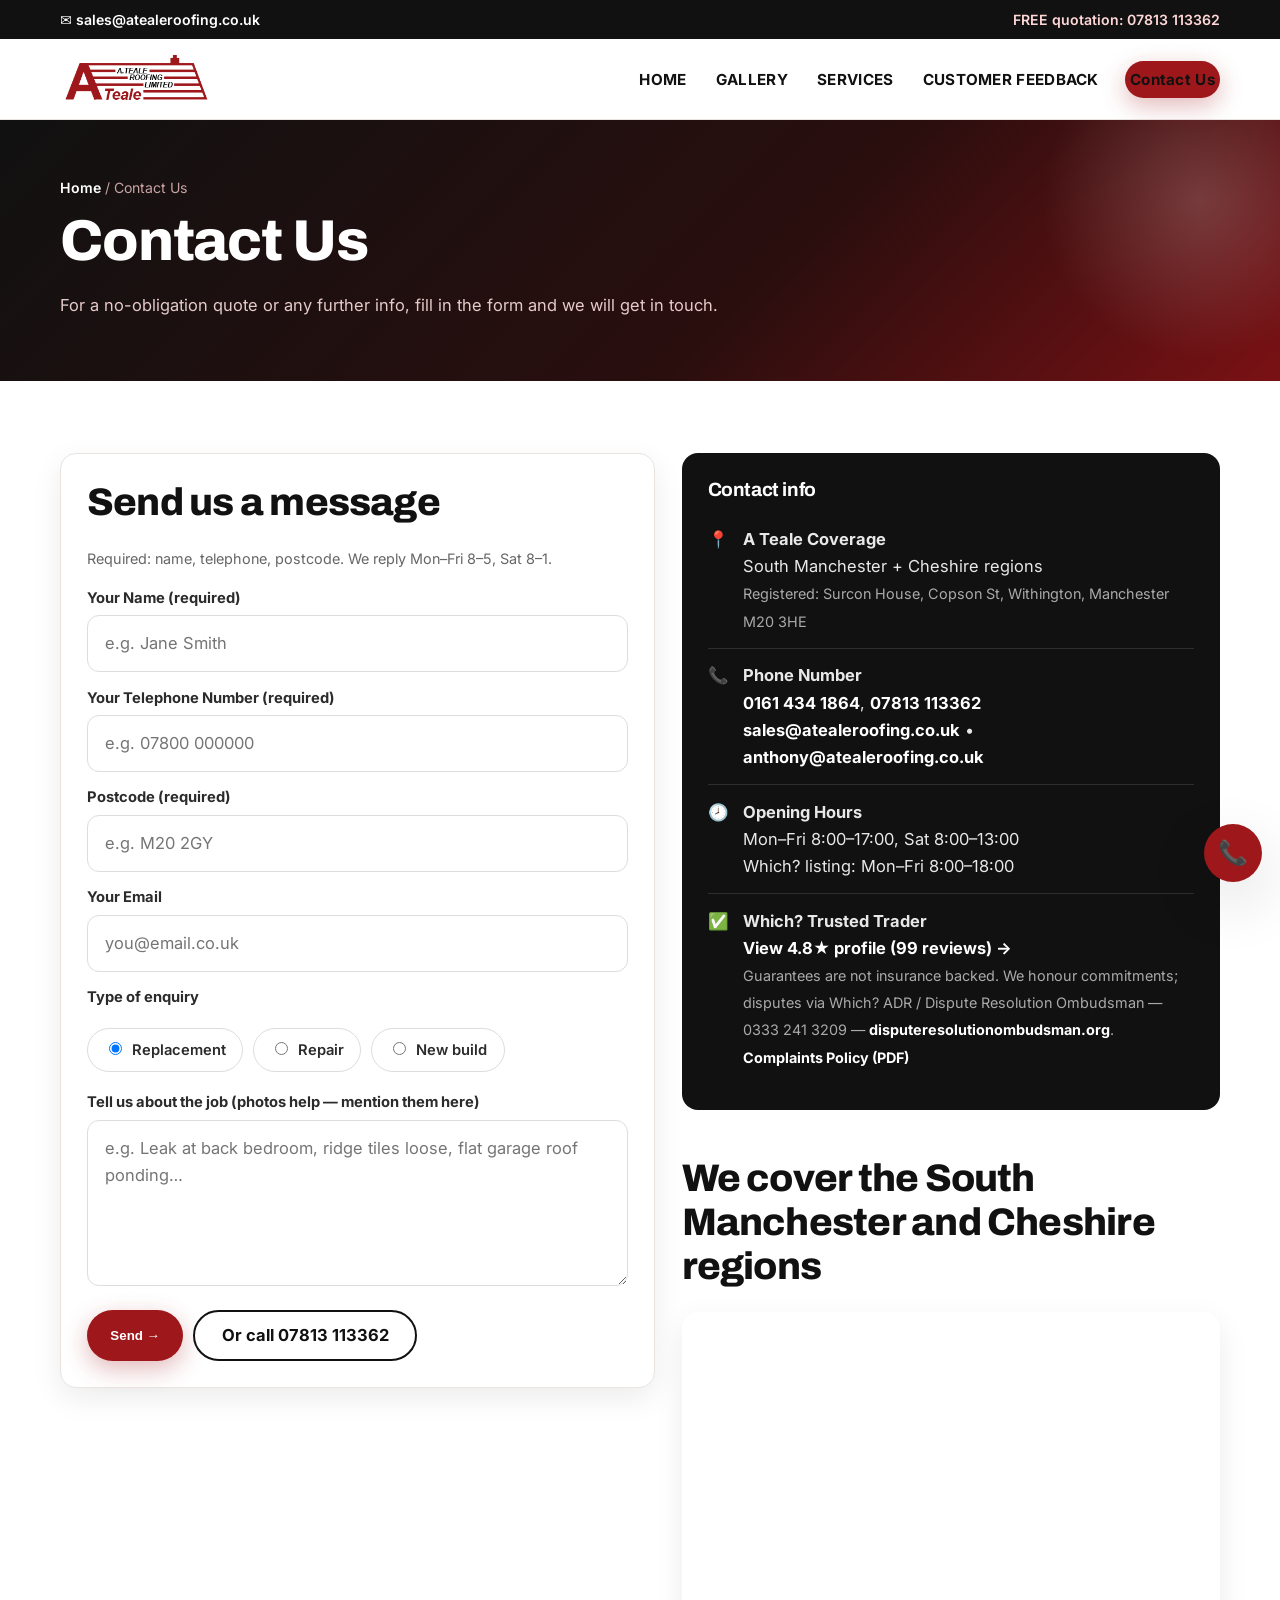
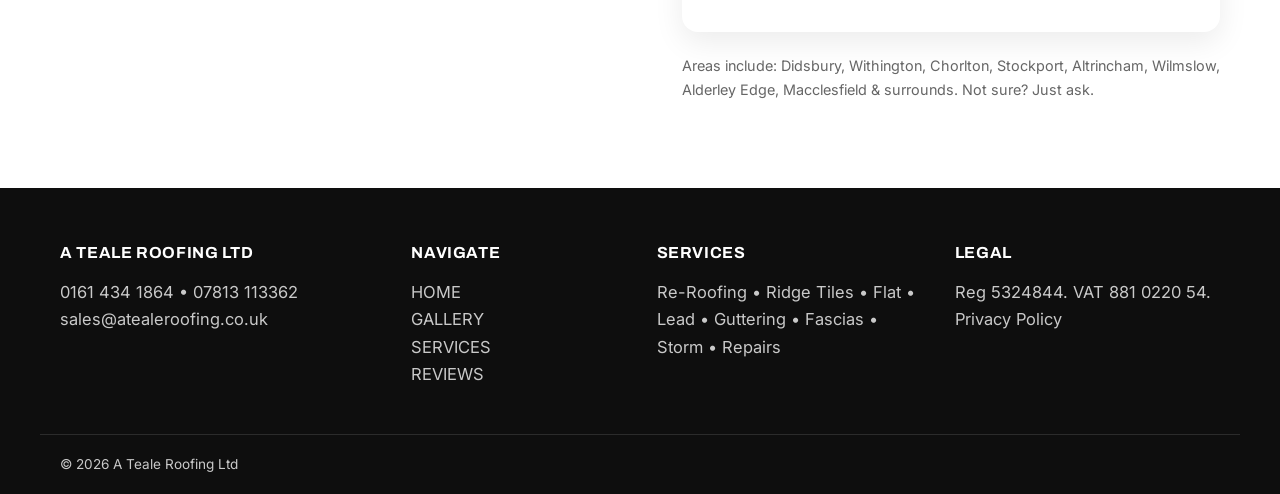
<file: contact/index.html>
<!DOCTYPE html><html lang="en-GB"><head><meta charset="UTF-8"><meta name="viewport" content="width=device-width, initial-scale=1.0">
<title>Contact Us — Free Roofing Quote South Manchester & Cheshire | A Teale Roofing</title>
<meta name="description" content="Contact A Teale Roofing for a free no-obligation quote: 0161 434 1864, 07813 113362, sales@atealeroofing.co.uk. Mon–Fri 8–5, Sat 8–1. Covering South Manchester & Cheshire.">
<link rel="icon" href="../assets/img/cropped-ATlogo1-32x32.jpg">
<link href="https://fonts.googleapis.com/css2?family=Archivo:wght@600;700;800&family=Inter:wght@400;500;600;700&display=swap" rel="stylesheet">
<link rel="stylesheet" href="../css/style.css"></head><body>
<div class="topbar"><div class="topbar-inner"><div class="topbar-left"><a href="mailto:sales@atealeroofing.co.uk">✉ sales@atealeroofing.co.uk</a></div><div class="topbar-right"><a href="tel:07813113362" style="color:#ffd7d7">FREE quotation: 07813 113362</a></div></div></div>
<header class="site-header"><div class="nav-wrap"><a class="logo" href="../"><img src="../assets/img/ATlogo.png" alt="A Teale Roofing"></a>
<nav class="main-nav"><a href="../">HOME</a><a href="../work-examples/">GALLERY</a><a href="../services/">SERVICES</a><a href="../customer-feedback/">CUSTOMER FEEDBACK</a><a class="btn btn-primary btn-sm" href="./">Contact Us</a></nav><button id="burger" class="burger">☰</button></div><div id="mmenu" class="mobile-menu"><a href="../">HOME</a><a href="../work-examples/">GALLERY</a><a href="../services/">SERVICES</a><a href="../customer-feedback/">REVIEWS</a><a href="./">CONTACT</a></div></header>
<section class="page-hero"><div class="container"><div class="crumbs"><a href="../">Home</a> / Contact Us</div><h1>Contact Us</h1><p>For a no-obligation quote or any further info, fill in the form and we will get in touch.</p></div></section>
<section class="section"><div class="container contact-grid">
<div class="form-card"><h2>Send us a message</h2><p class="small">Required: name, telephone, postcode. We reply Mon–Fri 8–5, Sat 8–1.</p>
<form id="quoteForm" novalidate>
<label for="fName">Your Name (required)</label><input id="fName" name="name" required autocomplete="name" placeholder="e.g. Jane Smith">
<label for="fPhone">Your Telephone Number (required)</label><input id="fPhone" name="phone" required autocomplete="tel" placeholder="e.g. 07800 000000">
<label for="fPost">Postcode (required)</label><input id="fPost" name="postcode" required autocomplete="postal-code" placeholder="e.g. M20 2GY">
<label for="fEmail">Your Email</label><input id="fEmail" name="email" type="email" autocomplete="email" placeholder="you@email.co.uk">
<label>Type of enquiry</label><div class="radio-row"><label class="radio-pill"><input type="radio" name="type" value="Replacement" checked> Replacement</label><label class="radio-pill"><input type="radio" name="type" value="Repair"> Repair</label><label class="radio-pill"><input type="radio" name="type" value="New build"> New build</label></div>
<label for="fDetails">Tell us about the job (photos help — mention them here)</label><textarea id="fDetails" name="details" rows="5" placeholder="e.g. Leak at back bedroom, ridge tiles loose, flat garage roof ponding…"></textarea>
<p id="formMsg" class="small" role="status"></p>
<div style="display:flex;gap:.6em;margin-top:1em"><button class="btn btn-primary" type="submit">Send →</button><a class="btn btn-outline" href="tel:07813113362">Or call 07813 113362</a></div>
</form></div>
<div>
<div class="info-card"><h3>Contact info</h3>
<div class="info-row"><span>📍</span><div><b>A Teale Coverage</b><br>South Manchester + Cheshire regions<br><span class="small" style="color:#aaa">Registered: Surcon House, Copson St, Withington, Manchester M20 3HE</span></div></div>
<div class="info-row"><span>📞</span><div><b>Phone Number</b><br><a href="tel:01614341864">0161 434 1864</a>, <a href="tel:07813113362">07813 113362</a><br><a href="mailto:sales@atealeroofing.co.uk">sales@atealeroofing.co.uk</a> • <a href="mailto:anthony@atealeroofing.co.uk">anthony@atealeroofing.co.uk</a></div></div>
<div class="info-row"><span>🕗</span><div><b>Opening Hours</b><br>Mon–Fri 8:00–17:00, Sat 8:00–13:00<br>Which? listing: Mon–Fri 8:00–18:00</div></div>
<div class="info-row"><span>✅</span><div><b>Which? Trusted Trader</b><br><a href="https://trustedtraders.which.co.uk/businesses/a-teale-roofing-limited/" target="_blank" rel="noopener">View 4.8★ profile (99 reviews) →</a><br><span class="small" style="color:#aaa">Guarantees are not insurance backed. We honour commitments; disputes via Which? ADR / Dispute Resolution Ombudsman — 0333 241 3209 — <a href="https://www.disputeresolutionombudsman.org/membership/whichtrustedtraders" target="_blank" rel="noopener">disputeresolutionombudsman.org</a>. <a href="../assets/Complaints-Policy.pdf" target="_blank" rel="noopener">Complaints Policy (PDF)</a></span></div></div>
</div>
<h2 class="mt">We cover the South Manchester and Cheshire regions</h2>
<iframe class="map-frame" title="Service area map — South Manchester and Cheshire" src="https://www.google.com/maps?q=Didsbury,Manchester+M20+Withington+Cheshire&output=embed" loading="lazy"></iframe>
<p class="small">Areas include: Didsbury, Withington, Chorlton, Stockport, Altrincham, Wilmslow, Alderley Edge, Macclesfield & surrounds. Not sure? Just ask.</p>
</div>
</div></section>
<footer style="background:#0e0e0e;color:#c9c9c9"><div class="footer-grid"><div><h4 style="color:#fff">A Teale Roofing Ltd</h4><p><a href="tel:01614341864">0161 434 1864</a> • <a href="tel:07813113362">07813 113362</a><br><a href="mailto:sales@atealeroofing.co.uk">sales@atealeroofing.co.uk</a></p></div><div><h4 style="color:#fff">Navigate</h4><p><a href="../">HOME</a><br><a href="../work-examples/">GALLERY</a><br><a href="../services/">SERVICES</a><br><a href="../customer-feedback/">REVIEWS</a></p></div><div><h4 style="color:#fff">Services</h4><p>Re-Roofing • Ridge Tiles • Flat • Lead • Guttering • Fascias • Storm • Repairs</p></div><div><h4 style="color:#fff">Legal</h4><p>Reg 5324844. VAT 881 0220 54.<br><a href="../privacy-policy/">Privacy Policy</a></p></div></div><div class="footer-bottom"><span>© <span id="year">2026</span> A Teale Roofing Ltd</span></div></footer>
<div class="fab-call"><a class="call" href="tel:07813113362">📞</a></div>
<script src="../js/main.js"></script></body></html>
</file>
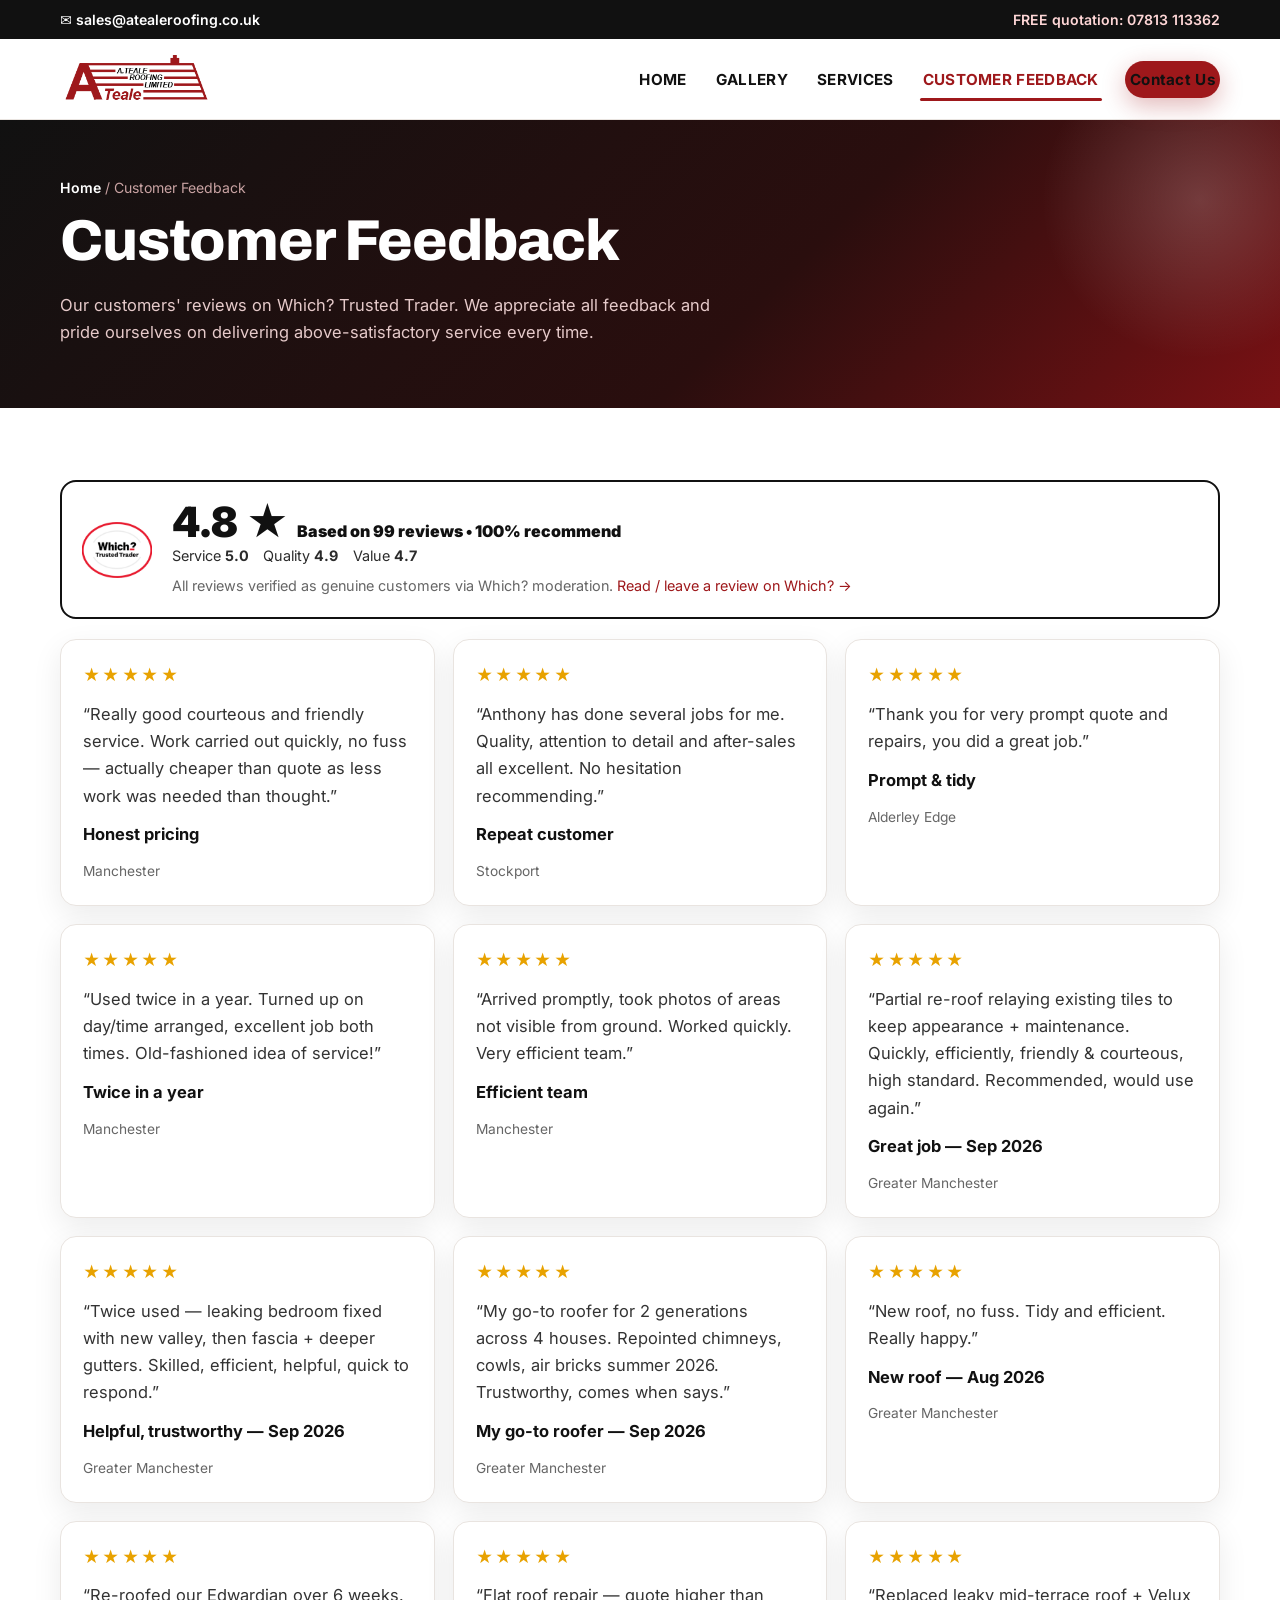
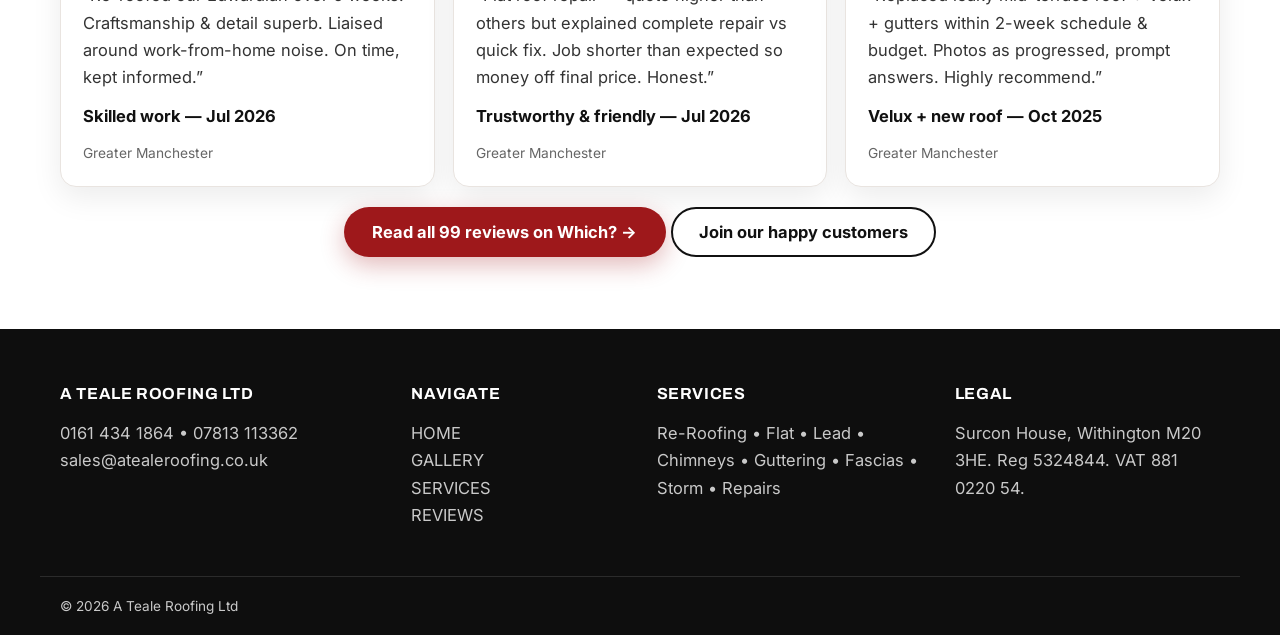
<file: customer-feedback/index.html>
<!DOCTYPE html><html lang="en-GB"><head><meta charset="UTF-8"><meta name="viewport" content="width=device-width, initial-scale=1.0">
<title>Customer Feedback — 4.8★ from 99 Which? Reviews | A Teale Roofing</title>
<meta name="description" content="Verified Which? Trusted Trader reviews for A Teale Roofing: 4.8/5 from 99 reviews, 100% recommend. Read real customer feedback from Manchester & Cheshire.">
<link rel="icon" href="../assets/img/cropped-ATlogo1-32x32.jpg">
<link href="https://fonts.googleapis.com/css2?family=Archivo:wght@600;700;800&family=Inter:wght@400;500;600;700&display=swap" rel="stylesheet">
<link rel="stylesheet" href="../css/style.css"></head><body>
<div class="topbar"><div class="topbar-inner"><div class="topbar-left"><a href="mailto:sales@atealeroofing.co.uk">✉ sales@atealeroofing.co.uk</a></div><div class="topbar-right"><a href="tel:07813113362" style="color:#ffd7d7">FREE quotation: 07813 113362</a></div></div></div>
<header class="site-header"><div class="nav-wrap"><a class="logo" href="../"><img src="../assets/img/ATlogo.png" alt="A Teale Roofing"></a>
<nav class="main-nav"><a href="../">HOME</a><a href="../work-examples/">GALLERY</a><a href="../services/">SERVICES</a><a href="./" class="active">CUSTOMER FEEDBACK</a><a class="btn btn-primary btn-sm" href="../contact/">Contact Us</a></nav><button id="burger" class="burger">☰</button></div><div id="mmenu" class="mobile-menu"><a href="../">HOME</a><a href="../work-examples/">GALLERY</a><a href="../services/">SERVICES</a><a href="./">REVIEWS</a><a href="../contact/">CONTACT</a></div></header>
<section class="page-hero"><div class="container"><div class="crumbs"><a href="../">Home</a> / Customer Feedback</div><h1>Customer Feedback</h1><p>Our customers' reviews on Which? Trusted Trader. We appreciate all feedback and pride ourselves on delivering above-satisfactory service every time.</p></div></section>
<section class="section"><div class="container">
<div class="which-banner"><img src="../assets/img/which-badge.png" alt="Which? Trusted Trader"><div><div class="score-big">4.8 ★ <small style="font-size:1rem">Based on 99 reviews • 100% recommend</small></div><div class="score-bars"><span>Service <b>5.0</b></span><span>Quality <b>4.9</b></span><span>Value <b>4.7</b></span></div><p class="small" style="margin:.4em 0 0">All reviews verified as genuine customers via Which? moderation. <a href="https://trustedtraders.which.co.uk/businesses/a-teale-roofing-limited/" target="_blank" rel="noopener">Read / leave a review on Which? →</a></p></div></div>
<div class="review-grid mt">
<div class="review"><div class="stars">★★★★★</div><p>“Really good courteous and friendly service. Work carried out quickly, no fuss — actually cheaper than quote as less work was needed than thought.”</p><strong>Honest pricing</strong><small>Manchester</small></div>
<div class="review"><div class="stars">★★★★★</div><p>“Anthony has done several jobs for me. Quality, attention to detail and after-sales all excellent. No hesitation recommending.”</p><strong>Repeat customer</strong><small>Stockport</small></div>
<div class="review"><div class="stars">★★★★★</div><p>“Thank you for very prompt quote and repairs, you did a great job.”</p><strong>Prompt & tidy</strong><small>Alderley Edge</small></div>
<div class="review"><div class="stars">★★★★★</div><p>“Used twice in a year. Turned up on day/time arranged, excellent job both times. Old-fashioned idea of service!”</p><strong>Twice in a year</strong><small>Manchester</small></div>
<div class="review"><div class="stars">★★★★★</div><p>“Arrived promptly, took photos of areas not visible from ground. Worked quickly. Very efficient team.”</p><strong>Efficient team</strong><small>Manchester</small></div>
<div class="review"><div class="stars">★★★★★</div><p>“Partial re-roof relaying existing tiles to keep appearance + maintenance. Quickly, efficiently, friendly & courteous, high standard. Recommended, would use again.”</p><strong>Great job — Sep 2026</strong><small>Greater Manchester</small></div>
<div class="review"><div class="stars">★★★★★</div><p>“Twice used — leaking bedroom fixed with new valley, then fascia + deeper gutters. Skilled, efficient, helpful, quick to respond.”</p><strong>Helpful, trustworthy — Sep 2026</strong><small>Greater Manchester</small></div>
<div class="review"><div class="stars">★★★★★</div><p>“My go-to roofer for 2 generations across 4 houses. Repointed chimneys, cowls, air bricks summer 2026. Trustworthy, comes when says.”</p><strong>My go-to roofer — Sep 2026</strong><small>Greater Manchester</small></div>
<div class="review"><div class="stars">★★★★★</div><p>“New roof, no fuss. Tidy and efficient. Really happy.”</p><strong>New roof — Aug 2026</strong><small>Greater Manchester</small></div>
<div class="review"><div class="stars">★★★★★</div><p>“Re-roofed our Edwardian over 6 weeks. Craftsmanship & detail superb. Liaised around work-from-home noise. On time, kept informed.”</p><strong>Skilled work — Jul 2026</strong><small>Greater Manchester</small></div>
<div class="review"><div class="stars">★★★★★</div><p>“Flat roof repair — quote higher than others but explained complete repair vs quick fix. Job shorter than expected so money off final price. Honest.”</p><strong>Trustworthy & friendly — Jul 2026</strong><small>Greater Manchester</small></div>
<div class="review"><div class="stars">★★★★★</div><p>“Replaced leaky mid-terrace roof + Velux + gutters within 2-week schedule & budget. Photos as progressed, prompt answers. Highly recommend.”</p><strong>Velux + new roof — Oct 2025</strong><small>Greater Manchester</small></div>
</div>
<div class="center mt"><a class="btn btn-primary" href="https://trustedtraders.which.co.uk/businesses/a-teale-roofing-limited/" target="_blank" rel="noopener">Read all 99 reviews on Which? →</a> <a class="btn btn-outline" href="../contact/">Join our happy customers</a></div>
</div></section>
<footer style="background:#0e0e0e;color:#c9c9c9"><div class="footer-grid"><div><h4 style="color:#fff">A Teale Roofing Ltd</h4><p><a href="tel:01614341864">0161 434 1864</a> • <a href="tel:07813113362">07813 113362</a><br><a href="mailto:sales@atealeroofing.co.uk">sales@atealeroofing.co.uk</a></p></div><div><h4 style="color:#fff">Navigate</h4><p><a href="../">HOME</a><br><a href="../work-examples/">GALLERY</a><br><a href="../services/">SERVICES</a><br><a href="./">REVIEWS</a></p></div><div><h4 style="color:#fff">Services</h4><p>Re-Roofing • Flat • Lead • Chimneys • Guttering • Fascias • Storm • Repairs</p></div><div><h4 style="color:#fff">Legal</h4><p>Surcon House, Withington M20 3HE. Reg 5324844. VAT 881 0220 54.</p></div></div><div class="footer-bottom"><span>© <span id="year">2026</span> A Teale Roofing Ltd</span></div></footer>
<script src="../js/main.js"></script></body></html>
</file>
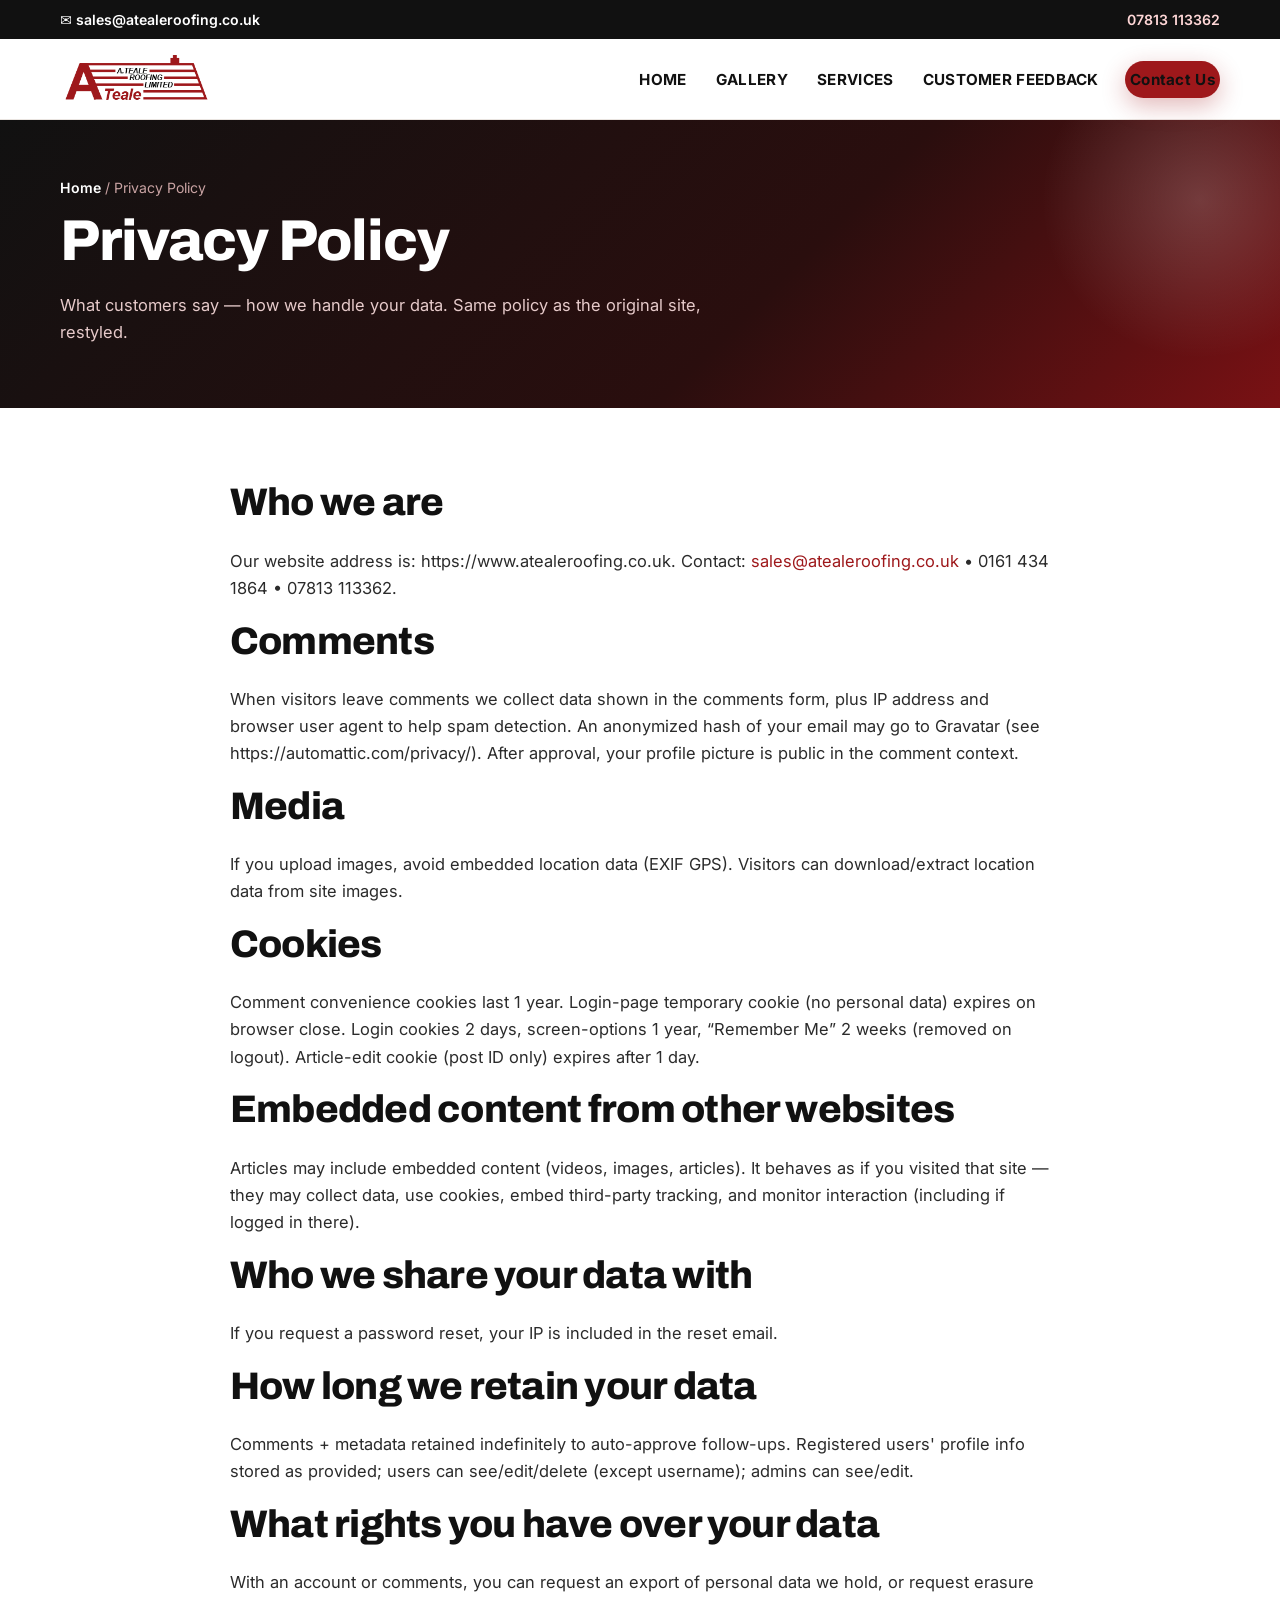
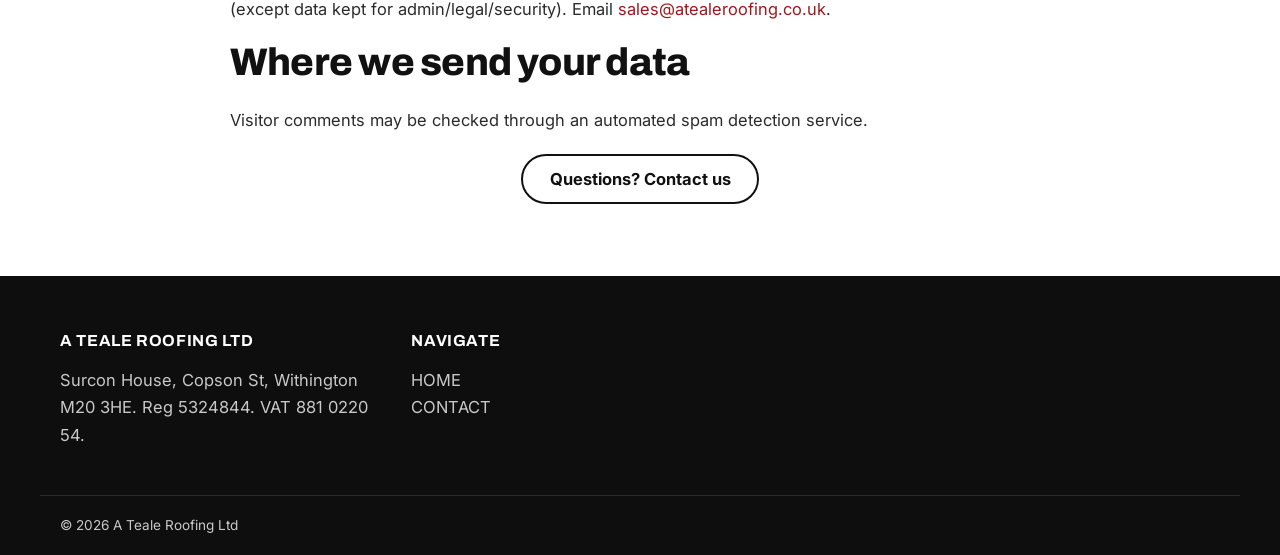
<file: privacy-policy/index.html>
<!DOCTYPE html><html lang="en-GB"><head><meta charset="UTF-8"><meta name="viewport" content="width=device-width, initial-scale=1.0">
<title>Privacy Policy | A Teale Roofing Ltd</title>
<meta name="description" content="Privacy policy for atealeroofing.co.uk — comments, media, cookies, embedded content, data retention and your rights.">
<link rel="icon" href="../assets/img/cropped-ATlogo1-32x32.jpg">
<link href="https://fonts.googleapis.com/css2?family=Archivo:wght@600;700;800&family=Inter:wght@400;500;600;700&display=swap" rel="stylesheet">
<link rel="stylesheet" href="../css/style.css"></head><body>
<div class="topbar"><div class="topbar-inner"><div class="topbar-left"><a href="mailto:sales@atealeroofing.co.uk">✉ sales@atealeroofing.co.uk</a></div><div class="topbar-right"><a href="tel:07813113362" style="color:#ffd7d7">07813 113362</a></div></div></div>
<header class="site-header"><div class="nav-wrap"><a class="logo" href="../"><img src="../assets/img/ATlogo.png" alt="A Teale Roofing"></a>
<nav class="main-nav"><a href="../">HOME</a><a href="../work-examples/">GALLERY</a><a href="../services/">SERVICES</a><a href="../customer-feedback/">CUSTOMER FEEDBACK</a><a class="btn btn-primary btn-sm" href="../contact/">Contact Us</a></nav><button id="burger" class="burger">☰</button></div><div id="mmenu" class="mobile-menu"><a href="../">HOME</a><a href="../contact/">CONTACT</a></div></header>
<section class="page-hero"><div class="container"><div class="crumbs"><a href="../">Home</a> / Privacy Policy</div><h1>Privacy Policy</h1><p>What customers say — how we handle your data. Same policy as the original site, restyled.</p></div></section>
<section class="section"><div class="container" style="max-width:860px">
<h2>Who we are</h2><p>Our website address is: https://www.atealeroofing.co.uk. Contact: <a href="mailto:sales@atealeroofing.co.uk">sales@atealeroofing.co.uk</a> • 0161 434 1864 • 07813 113362.</p>
<h2>Comments</h2><p>When visitors leave comments we collect data shown in the comments form, plus IP address and browser user agent to help spam detection. An anonymized hash of your email may go to Gravatar (see https://automattic.com/privacy/). After approval, your profile picture is public in the comment context.</p>
<h2>Media</h2><p>If you upload images, avoid embedded location data (EXIF GPS). Visitors can download/extract location data from site images.</p>
<h2>Cookies</h2><p>Comment convenience cookies last 1 year. Login-page temporary cookie (no personal data) expires on browser close. Login cookies 2 days, screen-options 1 year, “Remember Me” 2 weeks (removed on logout). Article-edit cookie (post ID only) expires after 1 day.</p>
<h2>Embedded content from other websites</h2><p>Articles may include embedded content (videos, images, articles). It behaves as if you visited that site — they may collect data, use cookies, embed third-party tracking, and monitor interaction (including if logged in there).</p>
<h2>Who we share your data with</h2><p>If you request a password reset, your IP is included in the reset email.</p>
<h2>How long we retain your data</h2><p>Comments + metadata retained indefinitely to auto-approve follow-ups. Registered users' profile info stored as provided; users can see/edit/delete (except username); admins can see/edit.</p>
<h2>What rights you have over your data</h2><p>With an account or comments, you can request an export of personal data we hold, or request erasure (except data kept for admin/legal/security). Email <a href="mailto:sales@atealeroofing.co.uk">sales@atealeroofing.co.uk</a>.</p>
<h2>Where we send your data</h2><p>Visitor comments may be checked through an automated spam detection service.</p>
<div class="center mt"><a class="btn btn-outline" href="../contact/">Questions? Contact us</a></div>
</div></section>
<footer style="background:#0e0e0e;color:#c9c9c9"><div class="footer-grid"><div><h4 style="color:#fff">A Teale Roofing Ltd</h4><p>Surcon House, Copson St, Withington M20 3HE. Reg 5324844. VAT 881 0220 54.</p></div><div><h4 style="color:#fff">Navigate</h4><p><a href="../">HOME</a><br><a href="../contact/">CONTACT</a></p></div></div><div class="footer-bottom"><span>© <span id="year">2026</span> A Teale Roofing Ltd</span></div></footer>
<script src="../js/main.js"></script></body></html>
</file>
<file: css/style.css>
/* A Teale Roofing — Modern Theme v2.0 | Static, mobile-first */
:root{
  --primary:#9e181b; --primary-dark:#7a1114; --primary-light:#c1272d;
  --secondary:#111111; --dark:#1a1a1a; --ink:#2b2b2b; --muted:#666;
  --bg:#ffffff; --bg-soft:#f7f5f3; --bg-dark:#111; --line:#e9e4e0;
  --gold:#c9a227; --green:#1a7a4c;
  --radius:16px; --radius-sm:10px;
  --shadow:0 10px 30px rgba(0,0,0,.08);
  --shadow-lg:0 20px 60px rgba(0,0,0,.14);
  --font-body:'Inter',system-ui,-apple-system,Segoe UI,Roboto,Arial,sans-serif;
  --font-head:'Archivo', 'Inter',system-ui,sans-serif;
  --max:1200px;
}
*{box-sizing:border-box}
html{scroll-behavior:smooth}
body{margin:0;font-family:var(--font-body);color:var(--ink);background:var(--bg);line-height:1.65;font-size:16.5px;-webkit-font-smoothing:antialiased}
img{max-width:100%;display:block;height:auto}
a{color:var(--primary);text-decoration:none}
a:hover{color:var(--primary-dark)}
h1,h2,h3,h4{font-family:var(--font-head);line-height:1.15;color:var(--secondary);margin:0 0 .6em;letter-spacing:-.02em}
h1{font-size:clamp(2.1rem,5vw,3.6rem);font-weight:800}
h2{font-size:clamp(1.6rem,3.4vw,2.4rem);font-weight:800}
h3{font-size:1.2rem;font-weight:700}
.eyebrow{display:inline-flex;align-items:center;gap:.6em;text-transform:uppercase;letter-spacing:.14em;font-size:.78rem;font-weight:800;color:var(--primary);margin-bottom:.8em}
.eyebrow::before{content:"";width:28px;height:3px;background:var(--primary);border-radius:99px;display:inline-block}
.container{max-width:var(--max);margin:0 auto;padding:0 20px}
.section{padding:72px 0}
.section-soft{background:var(--bg-soft)}
.section-dark{background:#131313;color:#e8e8e8}
.section-dark h2,.section-dark h3{color:#fff}
.btn{display:inline-flex;align-items:center;gap:.6em;padding:.9em 1.6em;border-radius:999px;font-weight:700;border:2px solid transparent;cursor:pointer;transition:.2s;line-height:1}
.btn-primary{background:var(--primary);color:#fff;box-shadow:0 8px 24px rgba(158,24,27,.3)}
.btn-primary:hover{background:var(--primary-dark);color:#fff;transform:translateY(-1px)}
.btn-outline{border-color:var(--secondary);color:var(--secondary);background:#fff}
.btn-outline:hover{background:var(--secondary);color:#fff}
.btn-white{background:#fff;color:var(--secondary)}
.btn-light{border-color:#fff;color:#fff}
.btn-light:hover{background:#fff;color:var(--secondary)}
.btn-sm{padding:.65em 1.1em;font-size:.9rem}
/* Topbar */
.topbar{background:var(--secondary);color:#d8d8d8;font-size:.88rem}
.topbar-inner{display:flex;justify-content:space-between;align-items:center;gap:1em;padding:8px 20px;max-width:var(--max);margin:0 auto}
.topbar a{color:#fff;font-weight:600}
.topbar-left{display:flex;gap:1.2em;flex-wrap:wrap}
.topbar-right{display:flex;align-items:center;gap:.8em}
.which-mini{background:#fff;border-radius:8px;padding:2px 8px;display:inline-flex;align-items:center;gap:.5em;font-size:.8rem;color:#111;font-weight:800}
.which-mini img{height:22px;width:auto}
/* Header */
.site-header{position:sticky;top:0;z-index:50;background:rgba(255,255,255,.96);backdrop-filter:blur(12px);border-bottom:1px solid var(--line)}
.nav-wrap{display:flex;align-items:center;gap:1em;padding:12px 20px;max-width:var(--max);margin:0 auto}
.logo img{height:56px;width:auto}
.main-nav{margin-left:auto;display:flex;gap:1.4em;align-items:center}
.main-nav a{color:var(--secondary);font-weight:700;font-size:.95rem;letter-spacing:.02em;padding:.6em .2em;position:relative}
.main-nav a.active,.main-nav a:hover{color:var(--primary)}
.main-nav a.active::after{content:"";position:absolute;left:0;right:0;bottom:0;height:3px;background:var(--primary);border-radius:99px}
.burger{display:none;margin-left:auto;background:#111;color:#fff;border:0;border-radius:10px;width:44px;height:44px;font-size:1.3rem;cursor:pointer}
.mobile-menu{display:none;border-top:1px solid var(--line);background:#fff;padding:10px 20px 18px}
.mobile-menu a{display:block;padding:.9em .2em;font-weight:700;color:#111;border-bottom:1px solid #eee}
/* Hero */
.hero{position:relative;overflow:hidden;background:#0e0e0e;color:#fff}
.hero-bg{position:absolute;inset:0}
.hero-bg img{width:100%;height:100%;object-fit:cover;opacity:.55}
.hero-bg::after{content:"";position:absolute;inset:0;background:linear-gradient(90deg,rgba(0,0,0,.78) 0%,rgba(0,0,0,.55) 48%,rgba(158,24,27,.45) 100%)}
.hero-inner{position:relative;z-index:2;max-width:var(--max);margin:0 auto;padding:84px 20px 70px;display:grid;grid-template-columns:1.1fr .9fr;gap:2.5em;align-items:center}
.hero h1{color:#fff}
.hero h1 span{color:#ffb3b5}
.hero p.lead{font-size:1.15rem;color:#e9e9e9;max-width:560px}
.hero-badges{display:flex;gap:.7em;flex-wrap:wrap;margin:1.2em 0}
.pill{display:inline-flex;align-items:center;gap:.5em;background:rgba(255,255,255,.14);border:1px solid rgba(255,255,255,.25);backdrop-filter:blur(8px);padding:.55em .95em;border-radius:999px;font-size:.88rem;font-weight:600}
.hero-card{background:#fff;color:#111;border-radius:var(--radius);box-shadow:var(--shadow-lg);overflow:hidden}
.hero-card-top{background:var(--primary);color:#fff;padding:16px 20px;display:flex;justify-content:space-between;align-items:center}
.hero-card-body{padding:20px}
.hero-card-body ul{list-style:none;margin:0 0 1em;padding:0}
.hero-card-body li{padding:.55em 0;border-bottom:1px dashed #e5e5e5;display:flex;gap:.6em;align-items:center}
.hero-card-body li:last-child{border:0}
.tick{width:26px;height:26px;border-radius:50%;background:#e8f5ec;color:var(--green);display:inline-flex;align-items:center;justify-content:center;font-weight:900;flex-shrink:0}
.hero-cta{display:flex;gap:.8em;flex-wrap:wrap;margin-top:1.2em}
.trust-row{display:flex;gap:1.2em;flex-wrap:wrap;margin-top:1.4em;color:#f0d9d9;font-size:.92rem}
.trust-row strong{color:#fff}
/* Feature trio */
.trio{display:grid;grid-template-columns:repeat(3,1fr);gap:1.2em;margin-top:-36px;position:relative;z-index:3}
.trio-card{background:#fff;border:1px solid var(--line);border-radius:var(--radius);padding:26px;box-shadow:var(--shadow)}
.trio-card .icon{width:52px;height:52px;border-radius:14px;background:#fbe9e9;color:var(--primary);display:flex;align-items:center;justify-content:center;font-size:1.5rem;margin-bottom:.7em}
.trio-card h3{margin-bottom:.4em}
/* CTA strip */
.cta-strip{background:linear-gradient(135deg,var(--primary),var(--primary-dark));color:#fff;border-radius:var(--radius);padding:28px 30px;display:flex;justify-content:space-between;align-items:center;gap:1.2em;flex-wrap:wrap;box-shadow:var(--shadow)}
.cta-strip h2{color:#fff;margin:0}
.cta-strip p{margin:.2em 0 0;opacity:.9}
/* Split */
.split{display:grid;grid-template-columns:1fr 1fr;gap:2.5em;align-items:center}
.split img.rounded{border-radius:var(--radius);box-shadow:var(--shadow-lg)}
.check-list{list-style:none;padding:0;margin:1em 0}
.check-list li{padding:.5em 0 .5em 2em;position:relative}
.check-list li::before{content:"✓";position:absolute;left:0;top:.5em;width:24px;height:24px;background:var(--primary);color:#fff;border-radius:50%;display:flex;align-items:center;justify-content:center;font-size:.85rem;font-weight:900}
/* Services grid */
.grid-4{display:grid;grid-template-columns:repeat(4,1fr);gap:1.1em}
.grid-3{display:grid;grid-template-columns:repeat(3,1fr);gap:1.1em}
.svc{background:#fff;border:1px solid var(--line);border-radius:var(--radius);overflow:hidden;transition:.2s;display:flex;flex-direction:column}
.svc:hover{transform:translateY(-4px);box-shadow:var(--shadow-lg);border-color:#f0caca}
.svc img{height:170px;width:100%;object-fit:cover}
.svc-body{padding:18px;display:flex;flex-direction:column;gap:.5em;flex:1}
.svc-body h3{margin:0}
.svc-body p{font-size:.94rem;color:var(--muted);margin:0;flex:1}
.svc-link{font-weight:800;color:var(--primary)}
/* Portfolio */
.portfolio-grid{display:grid;grid-template-columns:repeat(3,1fr);gap:1em}
.work-card{position:relative;border-radius:var(--radius);overflow:hidden;background:#000;min-height:240px;display:block}
.work-card img{width:100%;height:260px;object-fit:cover;transition:.4s;opacity:.92}
.work-card:hover img{transform:scale(1.05);opacity:1}
.work-card span.label{position:absolute;left:12px;bottom:12px;background:rgba(0,0,0,.72);color:#fff;padding:.45em .9em;border-radius:999px;font-size:.82rem;font-weight:700;backdrop-filter:blur(6px)}
.work-card span.tag{position:absolute;left:12px;top:12px;background:var(--primary);color:#fff;padding:.3em .8em;border-radius:999px;font-size:.75rem;font-weight:800;letter-spacing:.06em;text-transform:uppercase}
/* Stats */
.stats{display:grid;grid-template-columns:repeat(4,1fr);gap:1em;text-align:center}
.stat{background:rgba(255,255,255,.06);border:1px solid rgba(255,255,255,.12);border-radius:var(--radius);padding:26px 14px}
.stat b{font-size:2.2rem;display:block;color:#fff;font-family:var(--font-head)}
.stat span{color:#cbb}
/* Reviews */
.review-grid{display:grid;grid-template-columns:repeat(3,1fr);gap:1.1em}
.review{background:#fff;border:1px solid var(--line);border-radius:var(--radius);padding:22px;box-shadow:var(--shadow);display:flex;flex-direction:column;gap:.7em}
.stars{color:#e8a200;letter-spacing:.15em;font-weight:900}
.review p{margin:0;color:#333}
.review small{color:var(--muted)}
.review strong{color:var(--secondary)}
.which-banner{background:#fff;border:2px solid #111;border-radius:var(--radius);padding:20px;display:flex;gap:1.2em;align-items:center;flex-wrap:wrap}
.which-banner img{height:56px}
.score-big{font-size:2.6rem;font-weight:900;color:#111;line-height:1}
.score-bars{display:flex;gap:1em;flex-wrap:wrap;font-size:.9rem}
/* Gallery before/after */
.ba-grid{display:grid;grid-template-columns:repeat(3,1fr);gap:1em}
.ba-card{border:1px solid var(--line);border-radius:var(--radius);overflow:hidden;background:#fff}
.ba-card img{height:210px;width:100%;object-fit:cover}
.ba-card-body{padding:14px 16px}
.ba-card-body b{display:block}
.badge{display:inline-block;font-size:.75rem;font-weight:800;letter-spacing:.06em;text-transform:uppercase;padding:.3em .8em;border-radius:999px;margin-bottom:.5em}
.badge.before{background:#111;color:#fff}
.badge.after{background:var(--green);color:#fff}
.badge.new{background:var(--primary);color:#fff}
/* Contact */
.contact-grid{display:grid;grid-template-columns:1.05fr .95fr;gap:1.6em;align-items:start}
.form-card{background:#fff;border:1px solid var(--line);border-radius:var(--radius);padding:26px;box-shadow:var(--shadow)}
label{font-weight:700;font-size:.92rem;display:block;margin:.9em 0 .35em}
input,select,textarea{width:100%;padding:.85em 1em;border:1.5px solid #ddd;border-radius:12px;font:inherit;background:#fff}
input:focus,select:focus,textarea:focus{outline:none;border-color:var(--primary);box-shadow:0 0 0 4px rgba(158,24,27,.12)}
.radio-row{display:flex;gap:.6em;flex-wrap:wrap}
.radio-pill{border:1.5px solid #ddd;border-radius:999px;padding:.6em 1.1em;cursor:pointer;font-weight:600}
.radio-pill input{width:auto;margin-right:.4em}
.info-card{background:#111;color:#e8e8e8;border-radius:var(--radius);padding:26px}
.info-card h3{color:#fff}
.info-card a{color:#fff;font-weight:700}
.info-row{display:flex;gap:.9em;padding:.8em 0;border-bottom:1px solid rgba(255,255,255,.12)}
.info-row:last-child{border:0}
.map-frame{border:0;width:100%;height:320px;border-radius:var(--radius);box-shadow:var(--shadow)}
/* Page hero */
.page-hero{background:linear-gradient(135deg,#111 0%,#2a0e0e 60%,var(--primary-dark) 100%);color:#fff;padding:56px 0 46px;position:relative;overflow:hidden}
.page-hero::after{content:"";position:absolute;right:-80px;top:-80px;width:320px;height:320px;background:radial-gradient(circle,rgba(255,255,255,.18),transparent 70%);pointer-events:none}
.page-hero h1{color:#fff;margin:.15em 0 .3em}
.page-hero p{color:#e6caca;max-width:680px}
.crumbs{font-size:.88rem;color:#c9a3a3}
.crumbs a{color:#fff;font-weight:600}
/* Footer */
footer{background:#0e0e0e;color:#c9c9c9;margin-top:0}
.footer-grid{display:grid;grid-template-columns:1.2fr .8fr 1fr 1fr;gap:2em;padding:56px 20px 30px;max-width:var(--max);margin:0 auto}
footer h4{color:#fff;margin-bottom:.9em;font-size:1rem;letter-spacing:.04em;text-transform:uppercase}
footer a{color:#c9c9c9}
footer a:hover{color:#fff}
.footer-bottom{border-top:1px solid rgba(255,255,255,.12);padding:18px 20px;max-width:var(--max);margin:0 auto;font-size:.85rem;display:flex;justify-content:space-between;gap:1em;flex-wrap:wrap}
.footer-cta{background:var(--primary);color:#fff;padding:26px 20px}
.footer-cta-inner{max-width:var(--max);margin:0 auto;display:flex;justify-content:space-between;align-items:center;gap:1em;flex-wrap:wrap}
.footer-cta h2{color:#fff;margin:0}
/* Floating */
.fab-call{position:fixed;right:18px;bottom:18px;z-index:60;display:flex;gap:.6em;align-items:center}
.fab-call a.call{background:var(--primary);color:#fff;width:58px;height:58px;border-radius:50%;display:flex;align-items:center;justify-content:center;font-size:1.5rem;box-shadow:var(--shadow-lg)}
.to-top{position:fixed;left:18px;bottom:18px;z-index:60;background:#111;color:#fff;border:0;width:44px;height:44px;border-radius:50%;cursor:pointer;display:none}
/* Lightbox */
.lightbox{position:fixed;inset:0;background:rgba(0,0,0,.88);display:none;align-items:center;justify-content:center;z-index:100;padding:20px}
.lightbox.open{display:flex}
.lightbox img{max-width:min(1000px,92vw);max-height:82vh;border-radius:12px}
.lightbox button{position:absolute;top:18px;right:18px;background:#fff;border:0;border-radius:50%;width:44px;height:44px;font-size:1.2rem;cursor:pointer}
/* FAQ */
.faq{border:1px solid var(--line);border-radius:12px;margin-bottom:.7em;background:#fff;overflow:hidden}
.faq button{width:100%;text-align:left;background:#fff;border:0;padding:1em 1.2em;font-weight:800;cursor:pointer;font-size:1rem;color:#111}
.faq div{display:none;padding:0 1.2em 1.2em;color:#444}
.faq.open div{display:block}
/* Utilities */
.center{text-align:center}
.mt{margin-top:1.2em}
.small{font-size:.9rem;color:var(--muted)}
.two-col{display:grid;grid-template-columns:1fr 1fr;gap:1.2em}
.kv{display:flex;gap:.6em;align-items:flex-start;margin:.5em 0}
.kv b{color:#111}
/* Responsive */
@media(max-width:1020px){
  .hero-inner,.split,.contact-grid{grid-template-columns:1fr}
  .grid-4,.grid-3,.portfolio-grid,.review-grid,.ba-grid{grid-template-columns:repeat(2,1fr)}
  .trio{grid-template-columns:1fr 1fr}
  .stats{grid-template-columns:repeat(2,1fr)}
  .footer-grid{grid-template-columns:1fr 1fr}
  .main-nav{display:none}
  .burger{display:block}
  .mobile-menu.open{display:block}
}
@media(max-width:620px){
  .grid-4,.grid-3,.portfolio-grid,.review-grid,.ba-grid,.two-col{grid-template-columns:1fr}
  .trio{grid-template-columns:1fr;margin-top:16px}
  .section{padding:52px 0}
  .topbar-left span.hide-m{display:none}
  .footer-grid{grid-template-columns:1fr}
  .logo img{height:46px}
}
</file>
